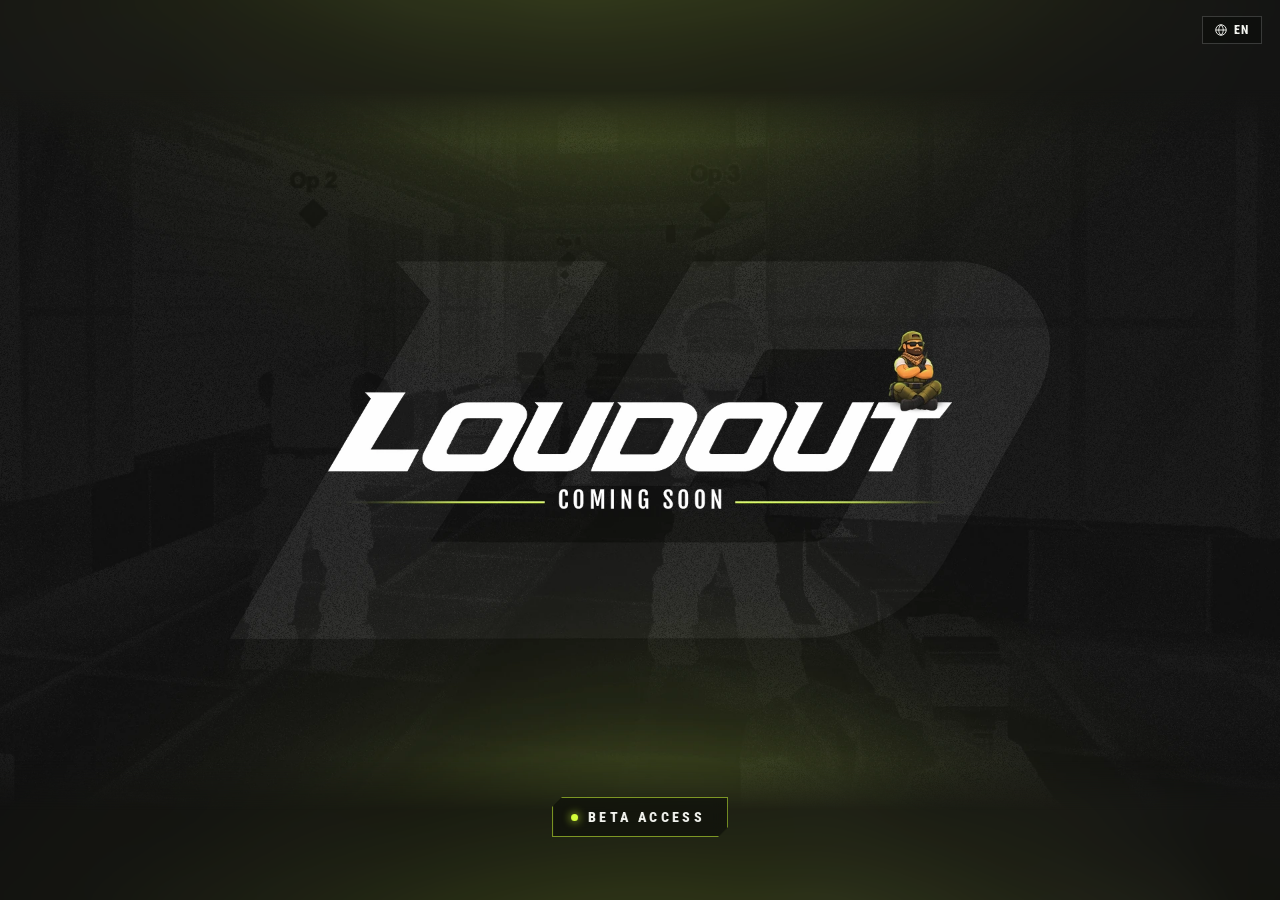
<file: index.html>
<!doctype html>
<html lang="en">
<head>
<meta charset="utf-8">
<meta name="viewport" content="width=device-width, initial-scale=1, viewport-fit=cover">
<title>LOUDOUT — Coming Soon</title>
<meta name="description" content="LOUDOUT. Coming soon.">
<meta name="theme-color" content="#10120e">
<meta name="robots" content="noindex, nofollow">
<meta http-equiv="Content-Security-Policy" content="default-src 'self'; script-src 'self' https://challenges.cloudflare.com; style-src 'self' 'unsafe-inline'; img-src 'self' data:; font-src 'self'; connect-src 'self' https://loudout-beta.loudout.workers.dev; frame-src https://challenges.cloudflare.com; object-src 'none'; base-uri 'none'; form-action 'none'">
<meta name="referrer" content="no-referrer">
<link rel="icon" type="image/png" sizes="32x32" href="favicon-32.png">
<link rel="apple-touch-icon" href="apple-touch-icon.png">
<meta property="og:type" content="website">
<meta property="og:site_name" content="LOUDOUT">
<meta property="og:title" content="LOUDOUT — Coming Soon">
<meta property="og:description" content="LOUDOUT. Coming soon.">
<meta property="og:url" content="https://loudout.xyz/">
<meta property="og:image" content="https://loudout.xyz/og.jpg">
<meta property="og:image:width" content="1920">
<meta property="og:image:height" content="1080">
<meta name="twitter:card" content="summary_large_image">
<meta name="twitter:title" content="LOUDOUT — Coming Soon">
<meta name="twitter:description" content="LOUDOUT. Coming soon.">
<meta name="twitter:image" content="https://loudout.xyz/og.jpg">
<style>
  html, body { margin: 0; height: 100%; background: #10120e; overflow: hidden; }
  /* Same picture, blurred and enlarged, only to fill the bars when the screen is not 16:9. */
  .fill { position: fixed; inset: 0; background: url("coming-soon.webp") center / cover no-repeat;
          filter: blur(28px) brightness(.85); transform: scale(1.15); }
  /* The official picture itself: whole, uncropped, centred. */
  .box { position: fixed; inset: 0; display: grid; place-items: center; }
  .art { display: block; width: 100%; height: 100%; object-fit: contain; }
  /* On tall screens (phones upright) the picture would show a hard edge against the blurred bars: soften only that edge. */
  @media (max-aspect-ratio: 16/10) {
    .box { align-content: center; }
    .art { width: 100vw; height: auto; aspect-ratio: 16/9; max-height: 100dvh;
           -webkit-mask-image: linear-gradient(to bottom, transparent, #000 7%, #000 93%, transparent);
           mask-image: linear-gradient(to bottom, transparent, #000 7%, #000 93%, transparent); }
  }
</style>
<link rel="stylesheet" href="beta/beta.css">
</head>
<body>
  <div class="fill" aria-hidden="true"></div>
  <div class="box"><img class="art" src="coming-soon.webp" width="1920" height="1080" alt="LOUDOUT — Coming Soon"></div>
<script src="beta/beta.js" defer></script>
</body>
</html>
</file>
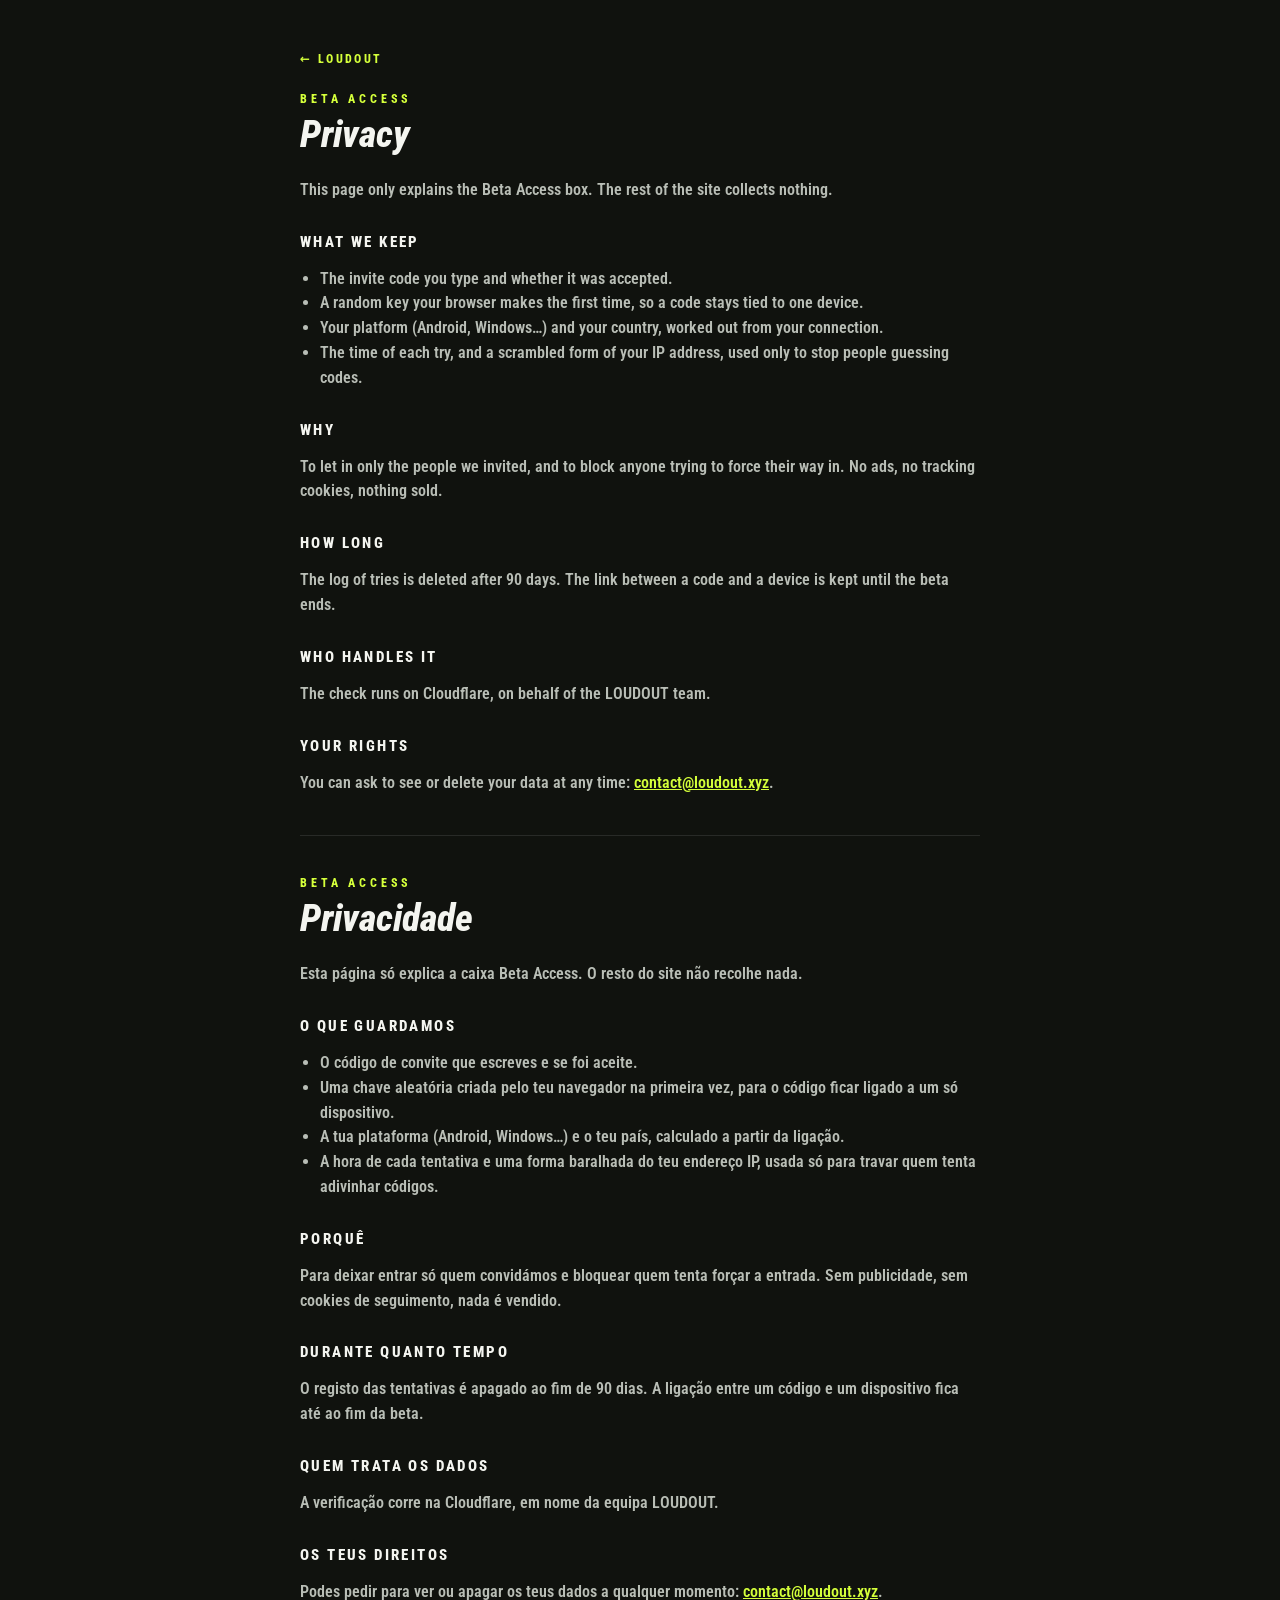
<file: privacy.html>
<!doctype html>
<html lang="en">
<head>
<meta charset="utf-8">
<meta name="viewport" content="width=device-width, initial-scale=1, viewport-fit=cover">
<title>LOUDOUT — Privacy</title>
<meta name="robots" content="noindex, nofollow">
<meta name="theme-color" content="#10120e">
<meta http-equiv="Content-Security-Policy" content="default-src 'self'; style-src 'self' 'unsafe-inline'; img-src 'self'; font-src 'self'; object-src 'none'; base-uri 'none'; form-action 'none'">
<meta name="referrer" content="no-referrer">
<link rel="icon" type="image/png" sizes="32x32" href="favicon-32.png">
<link rel="stylesheet" href="beta/beta.css">
<style>
  html, body { margin: 0; background: #10120e; color: #d9ddd5; font-family: var(--f); }
  main { max-width: 680px; margin: 0 auto; padding: 48px 20px 64px; }
  a { color: #d4ff3a; }
  .k { font-weight: 800; font-size: 12px; letter-spacing: .32em; color: #d4ff3a; }
  h1 { font: italic 800 38px/1.1 var(--f); color: #f4f5f0; margin: 8px 0 22px; }
  h2 { font-weight: 800; font-size: 15px; letter-spacing: .16em; color: #f4f5f0; margin: 30px 0 8px; text-transform: uppercase; }
  p, li { font-size: 16px; line-height: 1.55; font-weight: 600; color: #b9beb6; }
  ul { padding-left: 20px; }
  hr { border: 0; border-top: 1px solid rgba(255,255,255,.1); margin: 40px 0; }
  .back { display: inline-block; margin-bottom: 26px; font-weight: 800; letter-spacing: .2em; font-size: 12px; text-decoration: none; }
</style>
</head>
<body>
<main>
  <a class="back" href="./">← LOUDOUT</a>
  <div class="k">BETA ACCESS</div>
  <h1>Privacy</h1>
  <p>This page only explains the Beta Access box. The rest of the site collects nothing.</p>

  <h2>What we keep</h2>
  <ul>
    <li>The invite code you type and whether it was accepted.</li>
    <li>A random key your browser makes the first time, so a code stays tied to one device.</li>
    <li>Your platform (Android, Windows…) and your country, worked out from your connection.</li>
    <li>The time of each try, and a scrambled form of your IP address, used only to stop people guessing codes.</li>
  </ul>

  <h2>Why</h2>
  <p>To let in only the people we invited, and to block anyone trying to force their way in. No ads, no tracking cookies, nothing sold.</p>

  <h2>How long</h2>
  <p>The log of tries is deleted after 90 days. The link between a code and a device is kept until the beta ends.</p>

  <h2>Who handles it</h2>
  <p>The check runs on Cloudflare, on behalf of the LOUDOUT team.</p>

  <h2>Your rights</h2>
  <p>You can ask to see or delete your data at any time: <a href="mailto:contact@loudout.xyz">contact@loudout.xyz</a>.</p>

  <hr>

  <div class="k">BETA ACCESS</div>
  <h1>Privacidade</h1>
  <p>Esta página só explica a caixa Beta Access. O resto do site não recolhe nada.</p>
  <h2>O que guardamos</h2>
  <ul>
    <li>O código de convite que escreves e se foi aceite.</li>
    <li>Uma chave aleatória criada pelo teu navegador na primeira vez, para o código ficar ligado a um só dispositivo.</li>
    <li>A tua plataforma (Android, Windows…) e o teu país, calculado a partir da ligação.</li>
    <li>A hora de cada tentativa e uma forma baralhada do teu endereço IP, usada só para travar quem tenta adivinhar códigos.</li>
  </ul>
  <h2>Porquê</h2>
  <p>Para deixar entrar só quem convidámos e bloquear quem tenta forçar a entrada. Sem publicidade, sem cookies de seguimento, nada é vendido.</p>
  <h2>Durante quanto tempo</h2>
  <p>O registo das tentativas é apagado ao fim de 90 dias. A ligação entre um código e um dispositivo fica até ao fim da beta.</p>
  <h2>Quem trata os dados</h2>
  <p>A verificação corre na Cloudflare, em nome da equipa LOUDOUT.</p>
  <h2>Os teus direitos</h2>
  <p>Podes pedir para ver ou apagar os teus dados a qualquer momento: <a href="mailto:contact@loudout.xyz">contact@loudout.xyz</a>.</p>
</main>
</body>
</html>
</file>
<file: beta/beta.css>
/* LOUDOUT · Beta Access box. Roboto Condensed (OFL-1.1, see fonts/OFL-LICENSE.txt), self-hosted: nothing loaded from other sites. */
@font-face{font-family:LDC;font-style:normal;font-weight:600;font-display:swap;src:url(fonts/roboto-condensed-latin-600-normal.woff2) format('woff2');unicode-range:U+0000-00FF,U+0131,U+0152-0153,U+02BB-02BC,U+02C6,U+02DA,U+02DC,U+0304,U+0308,U+0329,U+2000-206F,U+20AC,U+2122,U+2191,U+2193,U+2212,U+2215,U+FEFF,U+FFFD}
@font-face{font-family:LDC;font-style:normal;font-weight:800;font-display:swap;src:url(fonts/roboto-condensed-latin-800-normal.woff2) format('woff2');unicode-range:U+0000-00FF,U+0131,U+0152-0153,U+02BB-02BC,U+02C6,U+02DA,U+02DC,U+0304,U+0308,U+0329,U+2000-206F,U+20AC,U+2122,U+2191,U+2193,U+2212,U+2215,U+FEFF,U+FFFD}
@font-face{font-family:LDC;font-style:italic;font-weight:800;font-display:swap;src:url(fonts/roboto-condensed-latin-800-italic.woff2) format('woff2');unicode-range:U+0000-00FF,U+0131,U+0152-0153,U+02BB-02BC,U+02C6,U+02DA,U+02DC,U+0304,U+0308,U+0329,U+2000-206F,U+20AC,U+2122,U+2191,U+2193,U+2212,U+2215,U+FEFF,U+FFFD}
@font-face{font-family:LDC;font-style:normal;font-weight:600;font-display:swap;src:url(fonts/roboto-condensed-latin-ext-600-normal.woff2) format('woff2');unicode-range:U+0100-02BA,U+02BD-02C5,U+02C7-02CC,U+02CE-02D7,U+02DD-02FF,U+0304,U+0308,U+0329,U+1D00-1DBF,U+1E00-1E9F,U+1EF2-1EFF,U+2020,U+20A0-20AB,U+20AD-20C0,U+2113,U+2C60-2C7F,U+A720-A7FF}
@font-face{font-family:LDC;font-style:normal;font-weight:800;font-display:swap;src:url(fonts/roboto-condensed-latin-ext-800-normal.woff2) format('woff2');unicode-range:U+0100-02BA,U+02BD-02C5,U+02C7-02CC,U+02CE-02D7,U+02DD-02FF,U+0304,U+0308,U+0329,U+1D00-1DBF,U+1E00-1E9F,U+1EF2-1EFF,U+2020,U+20A0-20AB,U+20AD-20C0,U+2113,U+2C60-2C7F,U+A720-A7FF}
@font-face{font-family:LDC;font-style:italic;font-weight:800;font-display:swap;src:url(fonts/roboto-condensed-latin-ext-800-italic.woff2) format('woff2');unicode-range:U+0100-02BA,U+02BD-02C5,U+02C7-02CC,U+02CE-02D7,U+02DD-02FF,U+0304,U+0308,U+0329,U+1D00-1DBF,U+1E00-1E9F,U+1EF2-1EFF,U+2020,U+20A0-20AB,U+20AD-20C0,U+2113,U+2C60-2C7F,U+A720-A7FF}
@font-face{font-family:LDC;font-style:normal;font-weight:600;font-display:swap;src:url(fonts/roboto-condensed-cyrillic-600-normal.woff2) format('woff2');unicode-range:U+0301,U+0400-045F,U+0490-0491,U+04B0-04B1,U+2116}
@font-face{font-family:LDC;font-style:normal;font-weight:800;font-display:swap;src:url(fonts/roboto-condensed-cyrillic-800-normal.woff2) format('woff2');unicode-range:U+0301,U+0400-045F,U+0490-0491,U+04B0-04B1,U+2116}
@font-face{font-family:LDC;font-style:italic;font-weight:800;font-display:swap;src:url(fonts/roboto-condensed-cyrillic-800-italic.woff2) format('woff2');unicode-range:U+0301,U+0400-045F,U+0490-0491,U+04B0-04B1,U+2116}

:root{--lime:#d4ff3a;--ink:#f4f5f0;--dim:#9aa09a;--mute:#6f756e;--bad:#ff6b5a;--f:LDC,"Roboto Condensed","Arial Narrow",system-ui,sans-serif}
.ldb-btn,.ldb-lang,.ldb-veil{font-family:var(--f);-webkit-tap-highlight-color:transparent}
.ldb-btn{position:fixed;left:50%;bottom:max(7vh,28px);transform:translateX(-50%);z-index:5;display:flex;align-items:center;gap:10px;padding:11px 22px 11px 18px;cursor:pointer;
  font-weight:800;font-size:14px;letter-spacing:.24em;color:var(--ink);background:rgba(10,12,9,.55);-webkit-backdrop-filter:blur(8px);backdrop-filter:blur(8px);
  border:1px solid rgba(212,255,58,.55);border-radius:0;clip-path:polygon(10px 0,100% 0,100% calc(100% - 10px),calc(100% - 10px) 100%,0 100%,0 10px);transition:background .15s,border-color .15s}
.ldb-btn:hover,.ldb-btn:focus-visible{background:rgba(212,255,58,.12);border-color:var(--lime);outline:none}
.ldb-btn i{width:7px;height:7px;background:var(--lime);border-radius:50%;box-shadow:0 0 10px var(--lime)}
.ldb-lang{display:flex;align-items:center;gap:6px;padding:6px 11px;cursor:pointer;color:var(--ink);background:rgba(10,12,9,.55);border:1px solid rgba(255,255,255,.18);font-weight:800;font-size:12px;letter-spacing:.14em}
.ldb-lang svg{width:14px;height:14px;fill:none;stroke:currentColor;stroke-width:1.6}
.ldb-lang:hover,.ldb-lang:focus-visible{border-color:rgba(212,255,58,.6);outline:none}
.ldb-pagelang{position:fixed;right:max(18px,env(safe-area-inset-right));top:max(16px,env(safe-area-inset-top));z-index:5}
.ldb-menu{position:absolute;z-index:9;min-width:160px;max-height:min(70vh,440px);overflow:auto;background:#151812;border:1px solid rgba(255,255,255,.14);padding:6px 0;box-shadow:0 14px 30px rgba(0,0,0,.5)}
.ldb-menu[hidden]{display:none}
.ldb-menu button{all:unset;box-sizing:border-box;width:100%;cursor:pointer;padding:8px 14px;font:700 15px var(--f);color:#c9cdc6;display:flex;justify-content:space-between;gap:18px}
.ldb-menu button b{color:var(--mute);font-weight:800;font-size:11px;letter-spacing:.12em}
.ldb-menu button:hover,.ldb-menu button:focus-visible{background:rgba(255,255,255,.05)}
.ldb-menu button[aria-current=true]{color:var(--lime)}
.ldb-pagelang .ldb-menu{right:0;top:calc(100% + 6px)}
.ldb-veil{position:fixed;inset:0;z-index:20;display:grid;place-items:center;padding:16px;background:rgba(6,7,5,.62);-webkit-backdrop-filter:blur(6px);backdrop-filter:blur(6px)}
.ldb-veil[hidden]{display:none}
.ldb-wrap{position:relative;width:min(420px,100%)}
.ldb-wrap>.ldb-lang{position:absolute;right:46px;top:13px;z-index:3;padding:4px 9px;background:none}
.ldb-wrap>.ldb-menu{right:46px;top:42px}
.ldb-x{all:unset;position:absolute;right:12px;top:10px;z-index:3;width:28px;height:28px;display:grid;place-items:center;cursor:pointer;color:var(--mute);font:700 22px var(--f)}
.ldb-x:hover,.ldb-x:focus-visible{color:var(--ink)}
.ldb-card{position:relative;color:var(--ink);background:linear-gradient(180deg,rgba(24,27,21,.97),rgba(12,14,10,.98));border:1px solid rgba(255,255,255,.1);
  box-shadow:0 30px 80px rgba(0,0,0,.6),inset 0 1px 0 rgba(255,255,255,.06);padding:30px 28px 24px;clip-path:polygon(18px 0,100% 0,100% calc(100% - 18px),calc(100% - 18px) 100%,0 100%,0 18px)}
.ldb-card:before{content:'';position:absolute;left:28px;right:28px;top:0;height:2px;background:linear-gradient(90deg,transparent,var(--lime),transparent)}
.ldb-k{font-weight:800;font-size:12px;letter-spacing:.32em;color:var(--lime);padding-right:110px}
.ldb-card h2{margin:8px 0 6px;font:italic 800 32px/1.08 var(--f);letter-spacing:.01em}
.ldb-card p{margin:0;color:var(--dim);font-size:15px;line-height:1.4;font-weight:600}
.ldb-field{box-sizing:border-box;display:flex;align-items:center;width:100%;margin:22px 0 10px;height:54px;padding:0 16px;border:1px solid rgba(255,255,255,.16);background:rgba(0,0,0,.35);cursor:text;
  font:800 22px var(--f);letter-spacing:.18em;color:var(--ink)}
.ldb-pre{color:#8e948d;flex:none}
.ldb-field input{all:unset;flex:1;min-width:0;font:inherit;letter-spacing:inherit;color:inherit;text-transform:uppercase;caret-color:var(--lime)}
.ldb-field input::placeholder{color:#4d524c}
.ldb-field:focus-within{border-color:rgba(212,255,58,.7)}
.ldb-field.bad{border-color:var(--bad);animation:ldbShake .32s}
@keyframes ldbShake{25%{transform:translateX(-6px)}50%{transform:translateX(5px)}75%{transform:translateX(-3px)}}
.ldb-msg{min-height:20px;margin:0 0 10px;font-size:14px;font-weight:700;color:var(--bad)}
.ldb-msg.info{color:var(--dim)}
.ldb-go{all:unset;box-sizing:border-box;display:grid;place-items:center;width:100%;height:52px;cursor:pointer;background:var(--lime);color:#0b0d08;font:800 16px var(--f);letter-spacing:.24em;
  clip-path:polygon(10px 0,100% 0,100% calc(100% - 10px),calc(100% - 10px) 100%,0 100%,0 10px)}
.ldb-go:hover,.ldb-go:focus-visible{filter:brightness(1.08)}
.ldb-go[disabled]{opacity:.55;cursor:default}
.ldb-ts{margin-top:12px;min-height:0}
.ldb-row{display:flex;justify-content:space-between;align-items:center;margin-top:16px;color:var(--mute);font-size:12.5px;font-weight:600}
.ldb-row a{color:var(--mute);text-decoration:none}.ldb-row a:hover{color:var(--ink)}
.ldb-row span{display:flex;align-items:center;gap:6px}
.ldb-row svg{width:14px;height:14px;fill:none;stroke:currentColor;stroke-width:1.6}
.ldb-plat{display:grid;gap:10px;margin:20px 0 6px}
.ldb-dl{display:flex;align-items:center;gap:14px;padding:14px 16px;border:1px solid rgba(255,255,255,.14);background:rgba(255,255,255,.03);color:var(--ink);text-decoration:none}
.ldb-dl.main{border-color:rgba(212,255,58,.6);background:rgba(212,255,58,.06)}
.ldb-dl svg{width:30px;height:30px;flex:none;fill:var(--ink)}
.ldb-dl div b{display:block;font-size:17px;font-weight:800;letter-spacing:.04em}.ldb-dl div small{color:var(--dim);font-size:13px;font-weight:600}
.ldb-dl em{margin-left:auto;font-style:normal;font-weight:800;font-size:12px;letter-spacing:.2em;color:#0b0d08;background:var(--lime);padding:7px 11px}
.ldb-steps{margin:14px 0 0;padding:0;list-style:none;counter-reset:s;color:var(--dim);font-size:13.5px;font-weight:600;line-height:1.5}
.ldb-steps li{counter-increment:s;display:flex;gap:10px;margin-top:6px}
.ldb-steps li:before{content:counter(s);flex:none;width:20px;height:20px;border:1px solid rgba(212,255,58,.5);color:var(--lime);font-size:12px;font-weight:800;display:grid;place-items:center}
.ldb-badge{display:inline-flex;align-items:center;gap:8px;font-size:12.5px;font-weight:800;letter-spacing:.14em;color:var(--lime);margin-top:14px}
.ldb-badge i{width:7px;height:7px;border-radius:50%;background:var(--lime)}
.ldb-spin{display:inline-block;width:16px;height:16px;border:2px solid rgba(11,13,8,.3);border-top-color:#0b0d08;border-radius:50%;animation:ldbSpin .7s linear infinite;vertical-align:-3px;margin-right:10px}
@keyframes ldbSpin{to{transform:rotate(360deg)}}
@media (prefers-reduced-motion:reduce){.ldb-field.bad{animation:none}.ldb-spin{animation-duration:2s}}
@media (max-width:380px){.ldb-card{padding:26px 20px 20px}.ldb-card h2{font-size:27px}}
</file>
